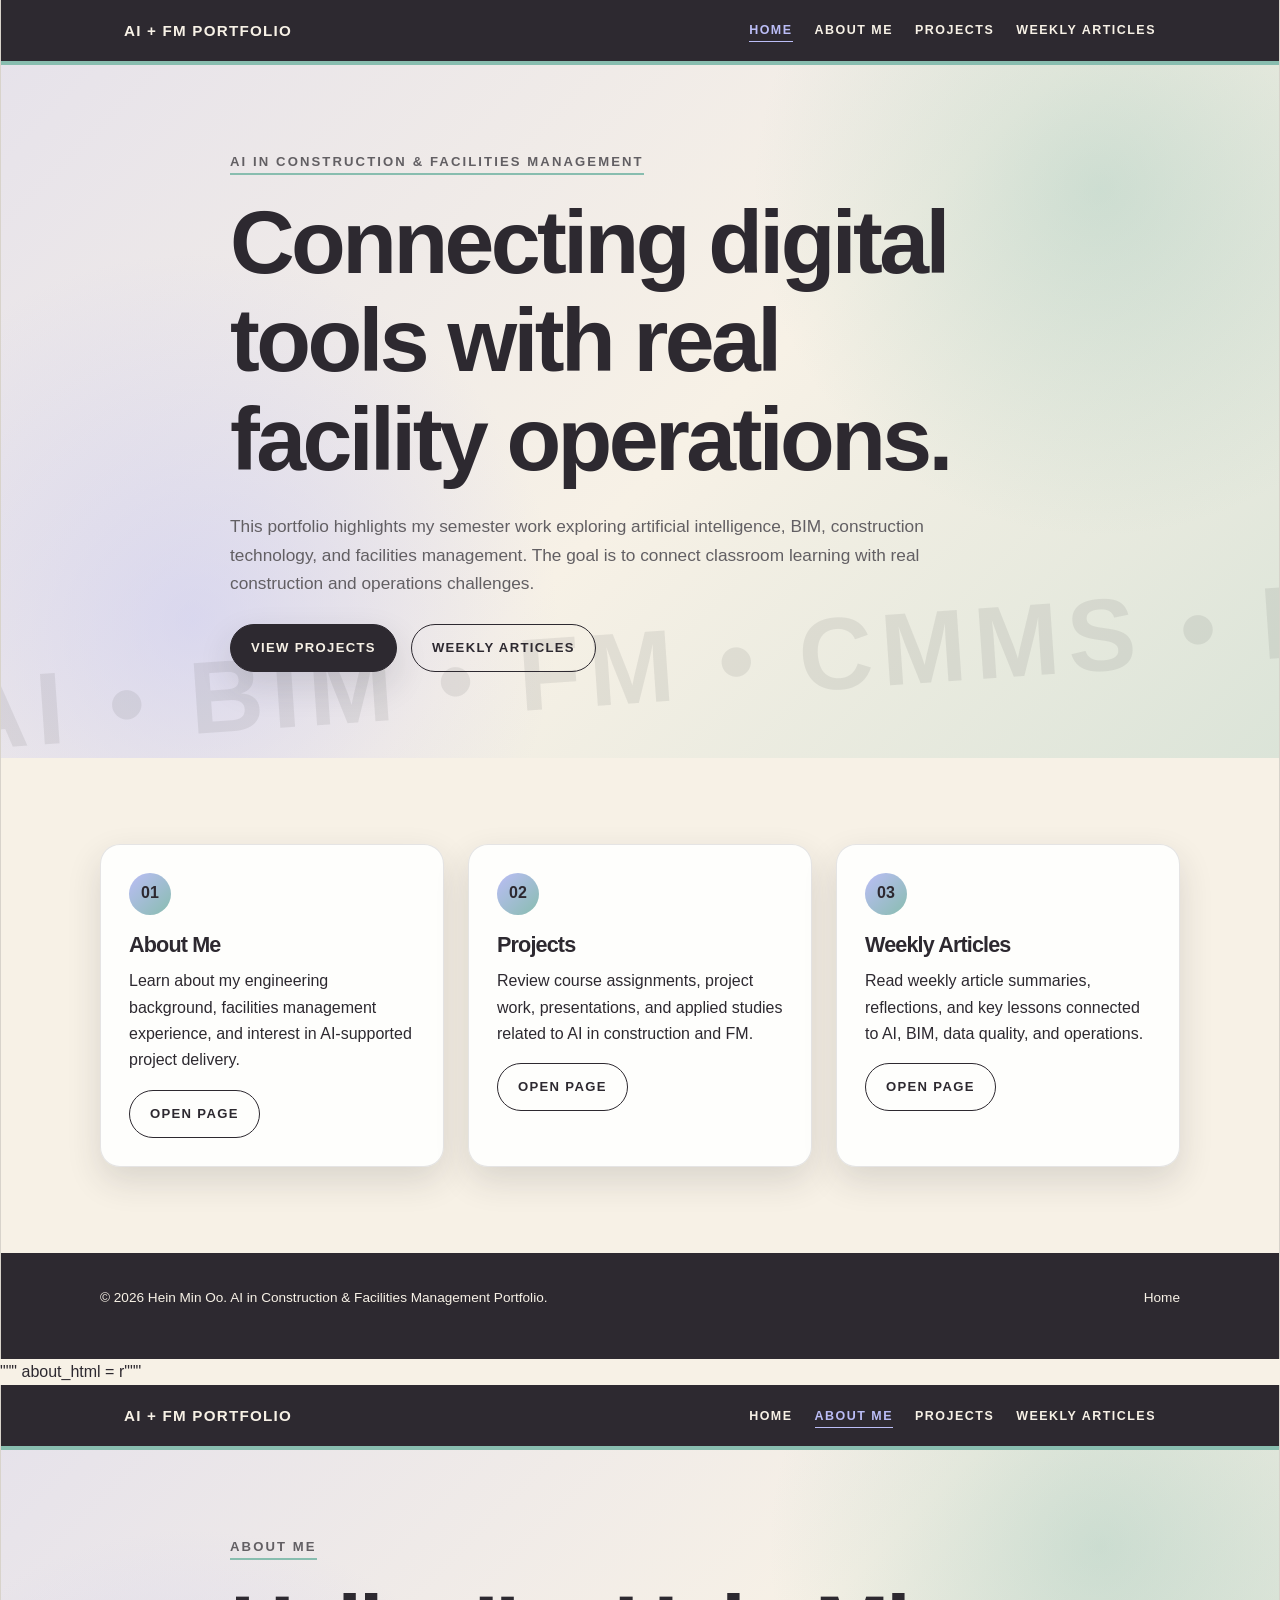
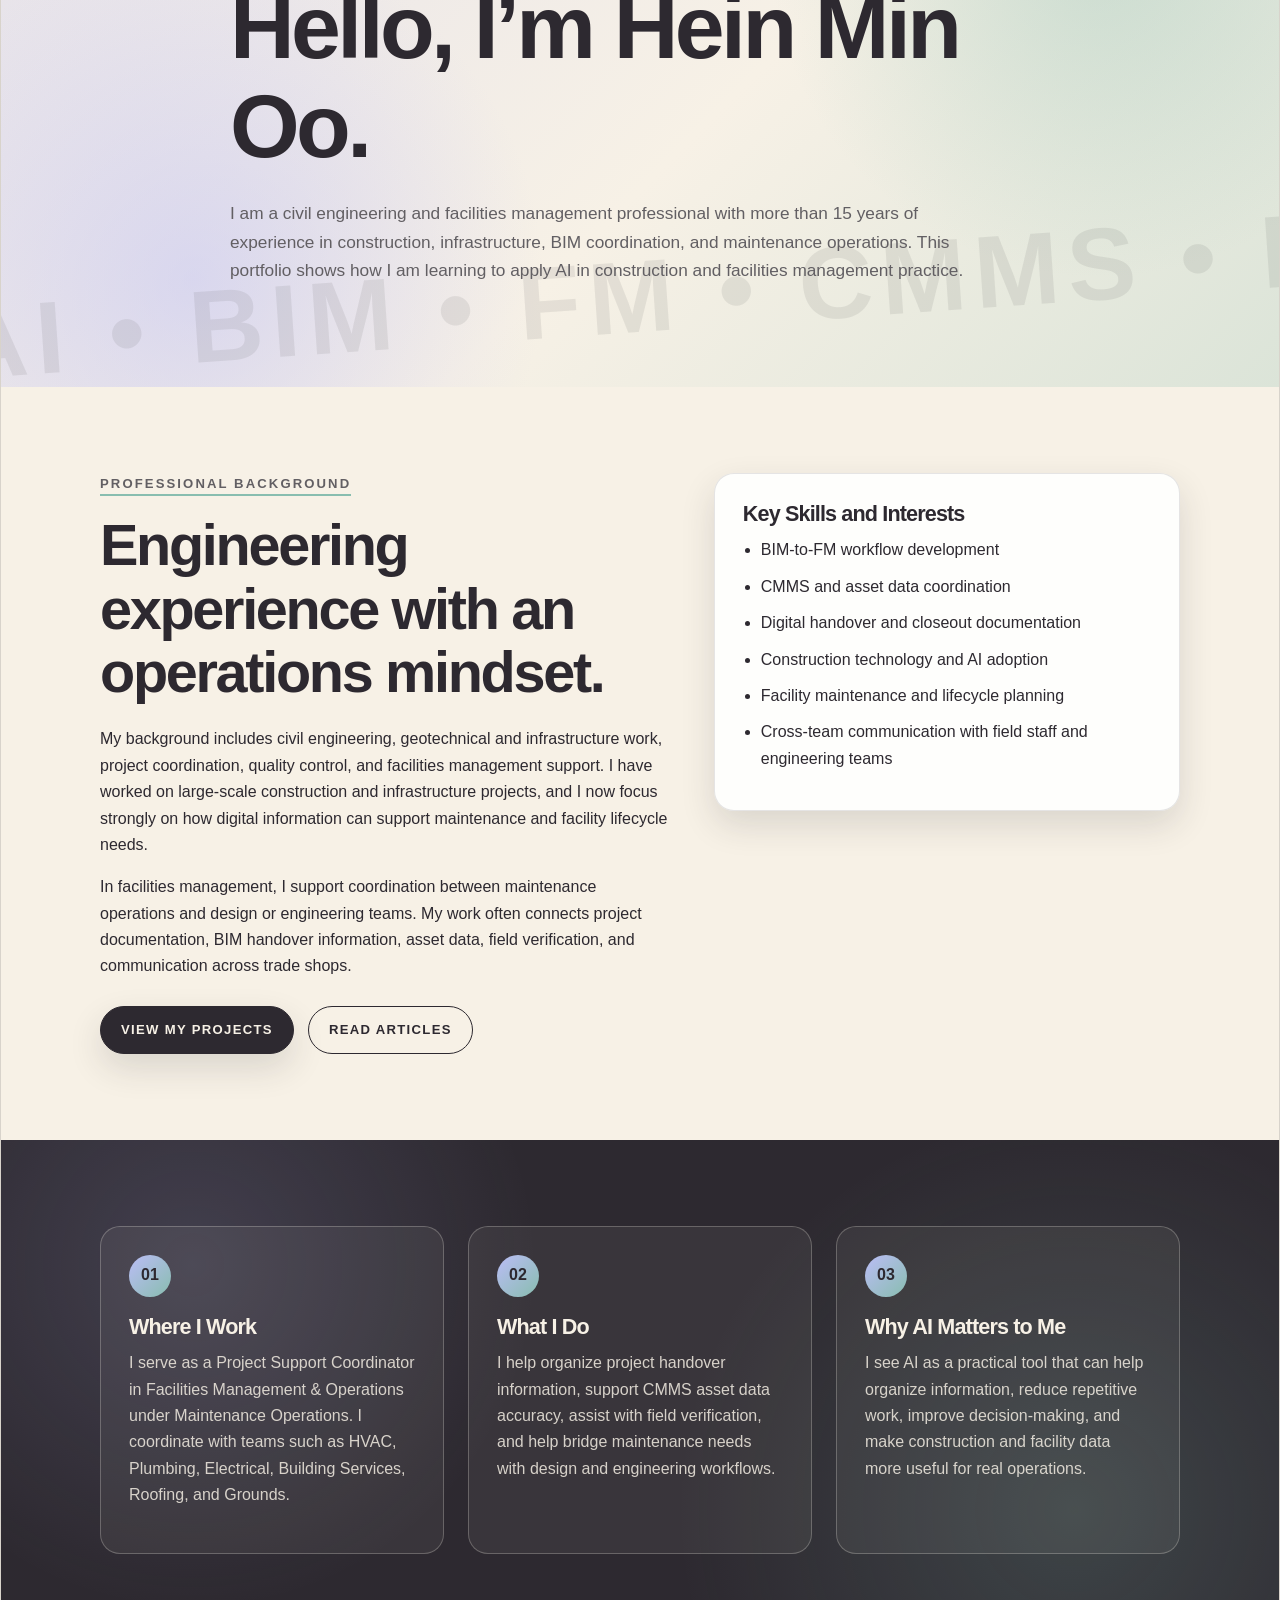
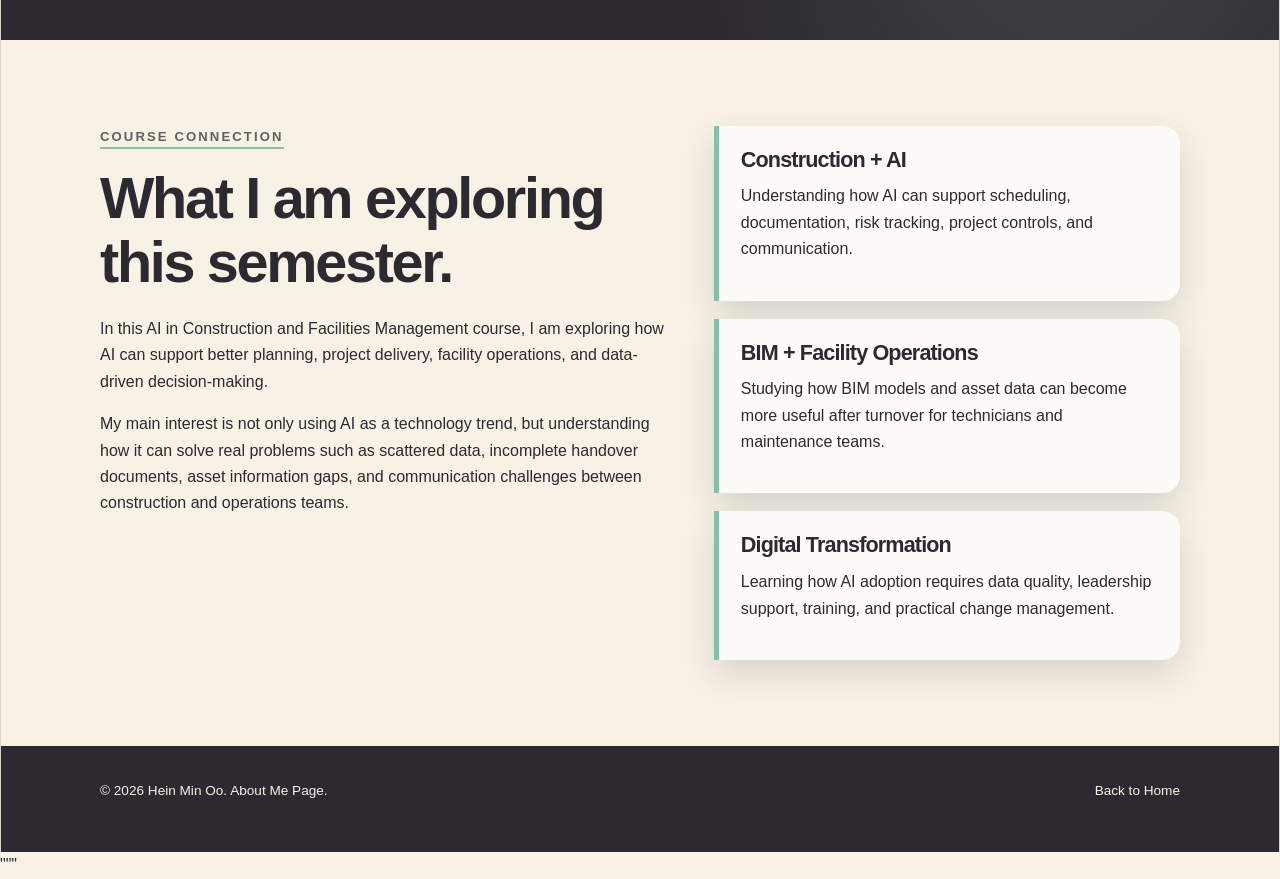
<file: index.HTML>
<html lang="en">
<head>
  <meta charset="UTF-8" />
  <meta name="viewport" content="width=device-width, initial-scale=1.0" />
  <title>AI in Construction & Facilities Management Portfolio</title>
  <link rel="stylesheet" href="style.css" />
</head>
<body>
  <div class="site-wrapper">
    <header>
      <nav class="navbar" aria-label="Main navigation">
        <a class="logo" href="index.html">AI + FM Portfolio</a>
        <ul class="nav-links">
          <li><a class="active" href="index.html">Home</a></li>
          <li><a href="about.html">About Me</a></li>
          <li><a href="projects.html">Projects</a></li>
          <li><a href="weekly-articles.html">Weekly Articles</a></li>
        </ul>
      </nav>
    </header>

    <main>
      <section class="page-hero">
        <div class="container hero-content">
          <span class="eyebrow">AI in Construction & Facilities Management</span>
          <h1>Connecting digital tools with real facility operations.</h1>
          <p class="lead">
            This portfolio highlights my semester work exploring artificial intelligence, BIM, construction technology, and facilities management. The goal is to connect classroom learning with real construction and operations challenges.
          </p>
          <div class="btn-row">
            <a class="btn primary" href="projects.html">View Projects</a>
            <a class="btn" href="weekly-articles.html">Weekly Articles</a>
          </div>
        </div>
      </section>

      <section>
        <div class="container grid-3">
          <article class="card">
            <div class="card-number">01</div>
            <h3>About Me</h3>
            <p>
              Learn about my engineering background, facilities management experience, and interest in AI-supported project delivery.
            </p>
            <a class="btn" href="about.html">Open Page</a>
          </article>

          <article class="card">
            <div class="card-number">02</div>
            <h3>Projects</h3>
            <p>
              Review course assignments, project work, presentations, and applied studies related to AI in construction and FM.
            </p>
            <a class="btn" href="projects.html">Open Page</a>
          </article>

          <article class="card">
            <div class="card-number">03</div>
            <h3>Weekly Articles</h3>
            <p>
              Read weekly article summaries, reflections, and key lessons connected to AI, BIM, data quality, and operations.
            </p>
            <a class="btn" href="weekly-articles.html">Open Page</a>
          </article>
        </div>
      </section>
    </main>

    <footer>
      <div class="footer-inner">
        <p>© 2026 Hein Min Oo. AI in Construction & Facilities Management Portfolio.</p>
        <p><a href="index.html">Home</a></p>
      </div>
    </footer>
  </div>
</body>
</html>
"""

about_html = r"""<!DOCTYPE html>
<html lang="en">
<head>
  <meta charset="UTF-8" />
  <meta name="viewport" content="width=device-width, initial-scale=1.0" />
  <title>About Me | AI + FM Portfolio</title>
  <link rel="stylesheet" href="style.css" />
</head>
<body>
  <div class="site-wrapper">
    <header>
      <nav class="navbar" aria-label="Main navigation">
        <a class="logo" href="index.html">AI + FM Portfolio</a>
        <ul class="nav-links">
          <li><a href="index.html">Home</a></li>
          <li><a class="active" href="about.html">About Me</a></li>
          <li><a href="projects.html">Projects</a></li>
          <li><a href="weekly-articles.html">Weekly Articles</a></li>
        </ul>
      </nav>
    </header>

    <main>
      <section class="page-hero">
        <div class="container hero-content">
          <span class="eyebrow">About Me</span>
          <h1>Hello, I’m Hein Min Oo.</h1>
          <p class="lead">
            I am a civil engineering and facilities management professional with more than 15 years of experience in construction, infrastructure, BIM coordination, and maintenance operations. This portfolio shows how I am learning to apply AI in construction and facilities management practice.
          </p>
        </div>
      </section>

      <section>
        <div class="container grid-2">
          <div>
            <span class="eyebrow">Professional Background</span>
            <h2>Engineering experience with an operations mindset.</h2>
            <p>
              My background includes civil engineering, geotechnical and infrastructure work, project coordination, quality control, and facilities management support. I have worked on large-scale construction and infrastructure projects, and I now focus strongly on how digital information can support maintenance and facility lifecycle needs.
            </p>
            <p>
              In facilities management, I support coordination between maintenance operations and design or engineering teams. My work often connects project documentation, BIM handover information, asset data, field verification, and communication across trade shops.
            </p>

            <div class="btn-row">
              <a class="btn primary" href="projects.html">View My Projects</a>
              <a class="btn" href="weekly-articles.html">Read Articles</a>
            </div>
          </div>

          <aside class="card">
            <h3>Key Skills and Interests</h3>
            <ul class="simple-list">
              <li>BIM-to-FM workflow development</li>
              <li>CMMS and asset data coordination</li>
              <li>Digital handover and closeout documentation</li>
              <li>Construction technology and AI adoption</li>
              <li>Facility maintenance and lifecycle planning</li>
              <li>Cross-team communication with field staff and engineering teams</li>
            </ul>
          </aside>
        </div>
      </section>

      <section class="dark-section">
        <div class="container">
          <div class="grid-3">
            <article class="card">
              <div class="card-number">01</div>
              <h3>Where I Work</h3>
              <p>
                I serve as a Project Support Coordinator in Facilities Management & Operations under Maintenance Operations. I coordinate with teams such as HVAC, Plumbing, Electrical, Building Services, Roofing, and Grounds.
              </p>
            </article>

            <article class="card">
              <div class="card-number">02</div>
              <h3>What I Do</h3>
              <p>
                I help organize project handover information, support CMMS asset data accuracy, assist with field verification, and help bridge maintenance needs with design and engineering workflows.
              </p>
            </article>

            <article class="card">
              <div class="card-number">03</div>
              <h3>Why AI Matters to Me</h3>
              <p>
                I see AI as a practical tool that can help organize information, reduce repetitive work, improve decision-making, and make construction and facility data more useful for real operations.
              </p>
            </article>
          </div>
        </div>
      </section>

      <section>
        <div class="container grid-2">
          <div>
            <span class="eyebrow">Course Connection</span>
            <h2>What I am exploring this semester.</h2>
            <p>
              In this AI in Construction and Facilities Management course, I am exploring how AI can support better planning, project delivery, facility operations, and data-driven decision-making.
            </p>
            <p>
              My main interest is not only using AI as a technology trend, but understanding how it can solve real problems such as scattered data, incomplete handover documents, asset information gaps, and communication challenges between construction and operations teams.
            </p>
          </div>

          <div class="timeline">
            <div class="timeline-item">
              <h3>Construction + AI</h3>
              <p>Understanding how AI can support scheduling, documentation, risk tracking, project controls, and communication.</p>
            </div>
            <div class="timeline-item">
              <h3>BIM + Facility Operations</h3>
              <p>Studying how BIM models and asset data can become more useful after turnover for technicians and maintenance teams.</p>
            </div>
            <div class="timeline-item">
              <h3>Digital Transformation</h3>
              <p>Learning how AI adoption requires data quality, leadership support, training, and practical change management.</p>
            </div>
          </div>
        </div>
      </section>
    </main>

    <footer>
      <div class="footer-inner">
        <p>© 2026 Hein Min Oo. About Me Page.</p>
        <p><a href="index.html">Back to Home</a></p>
      </div>
    </footer>
  </div>
</body>
</html>
"""
</file>
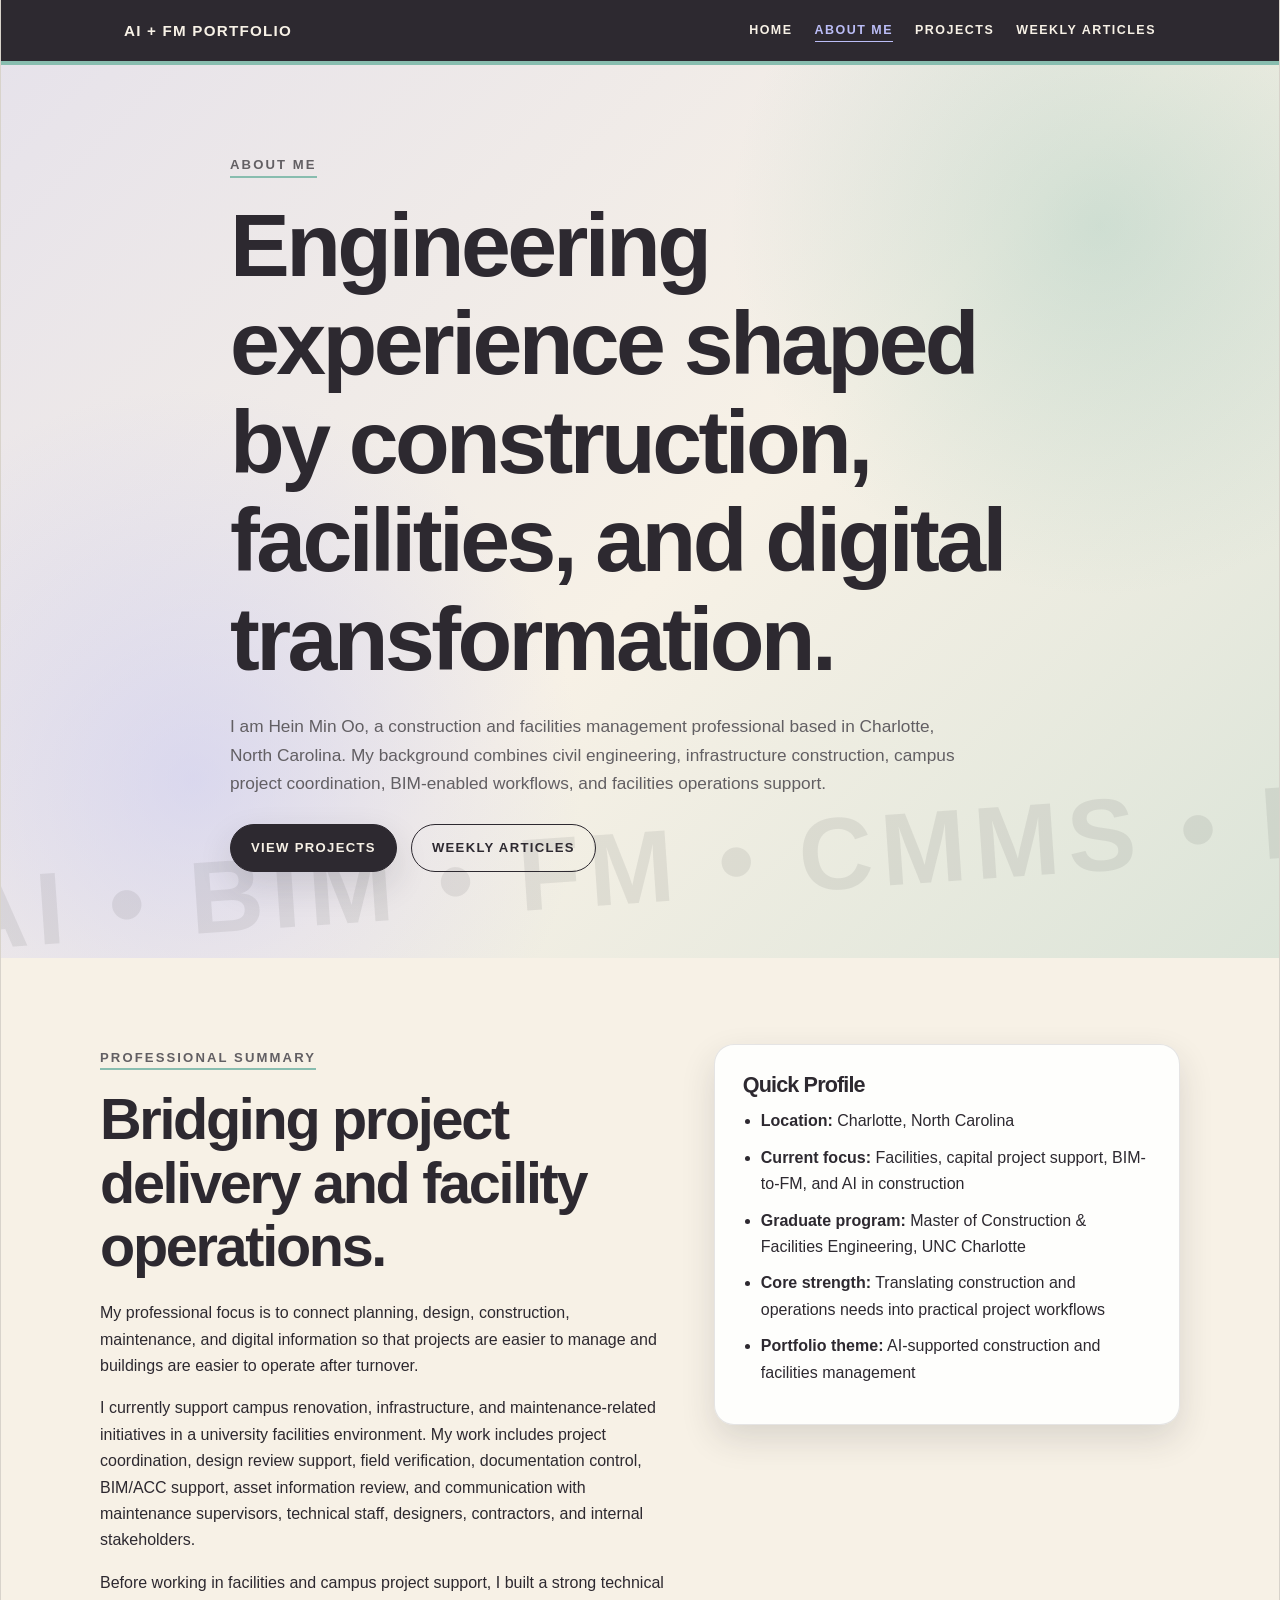
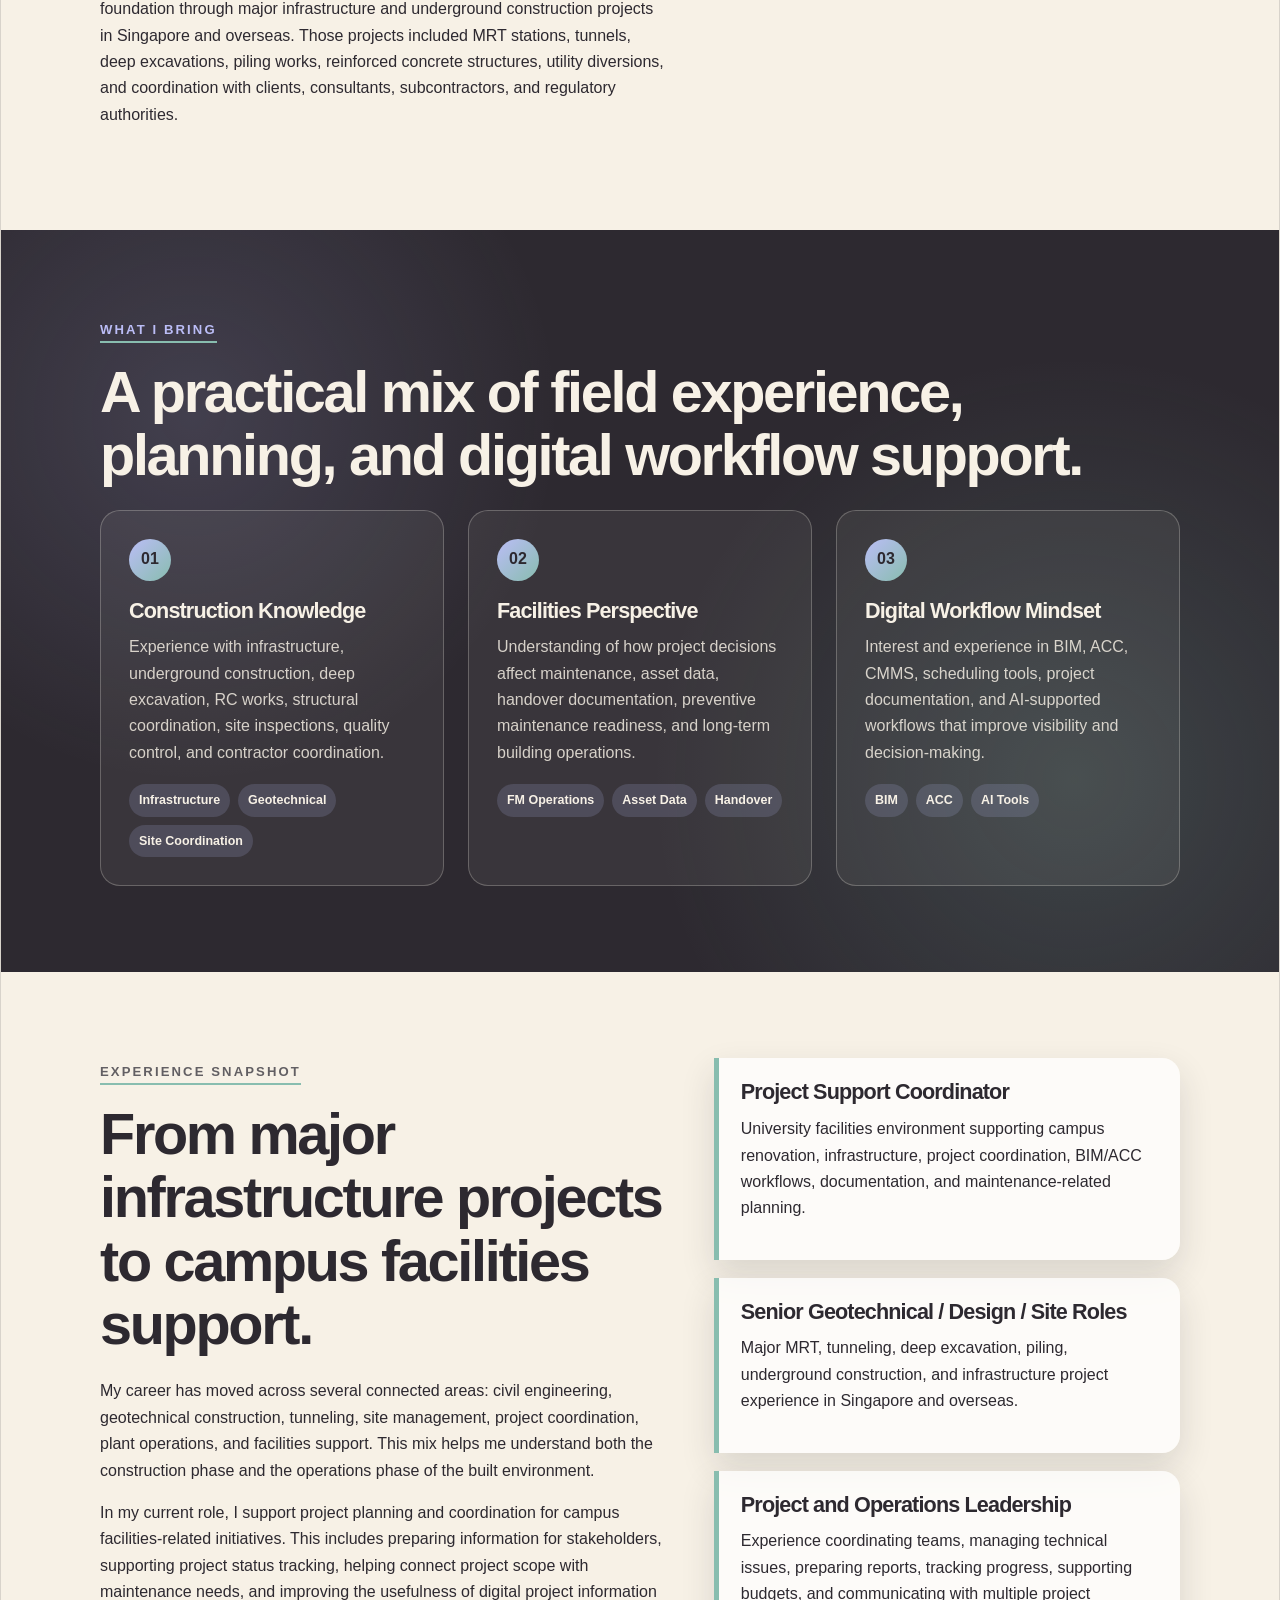
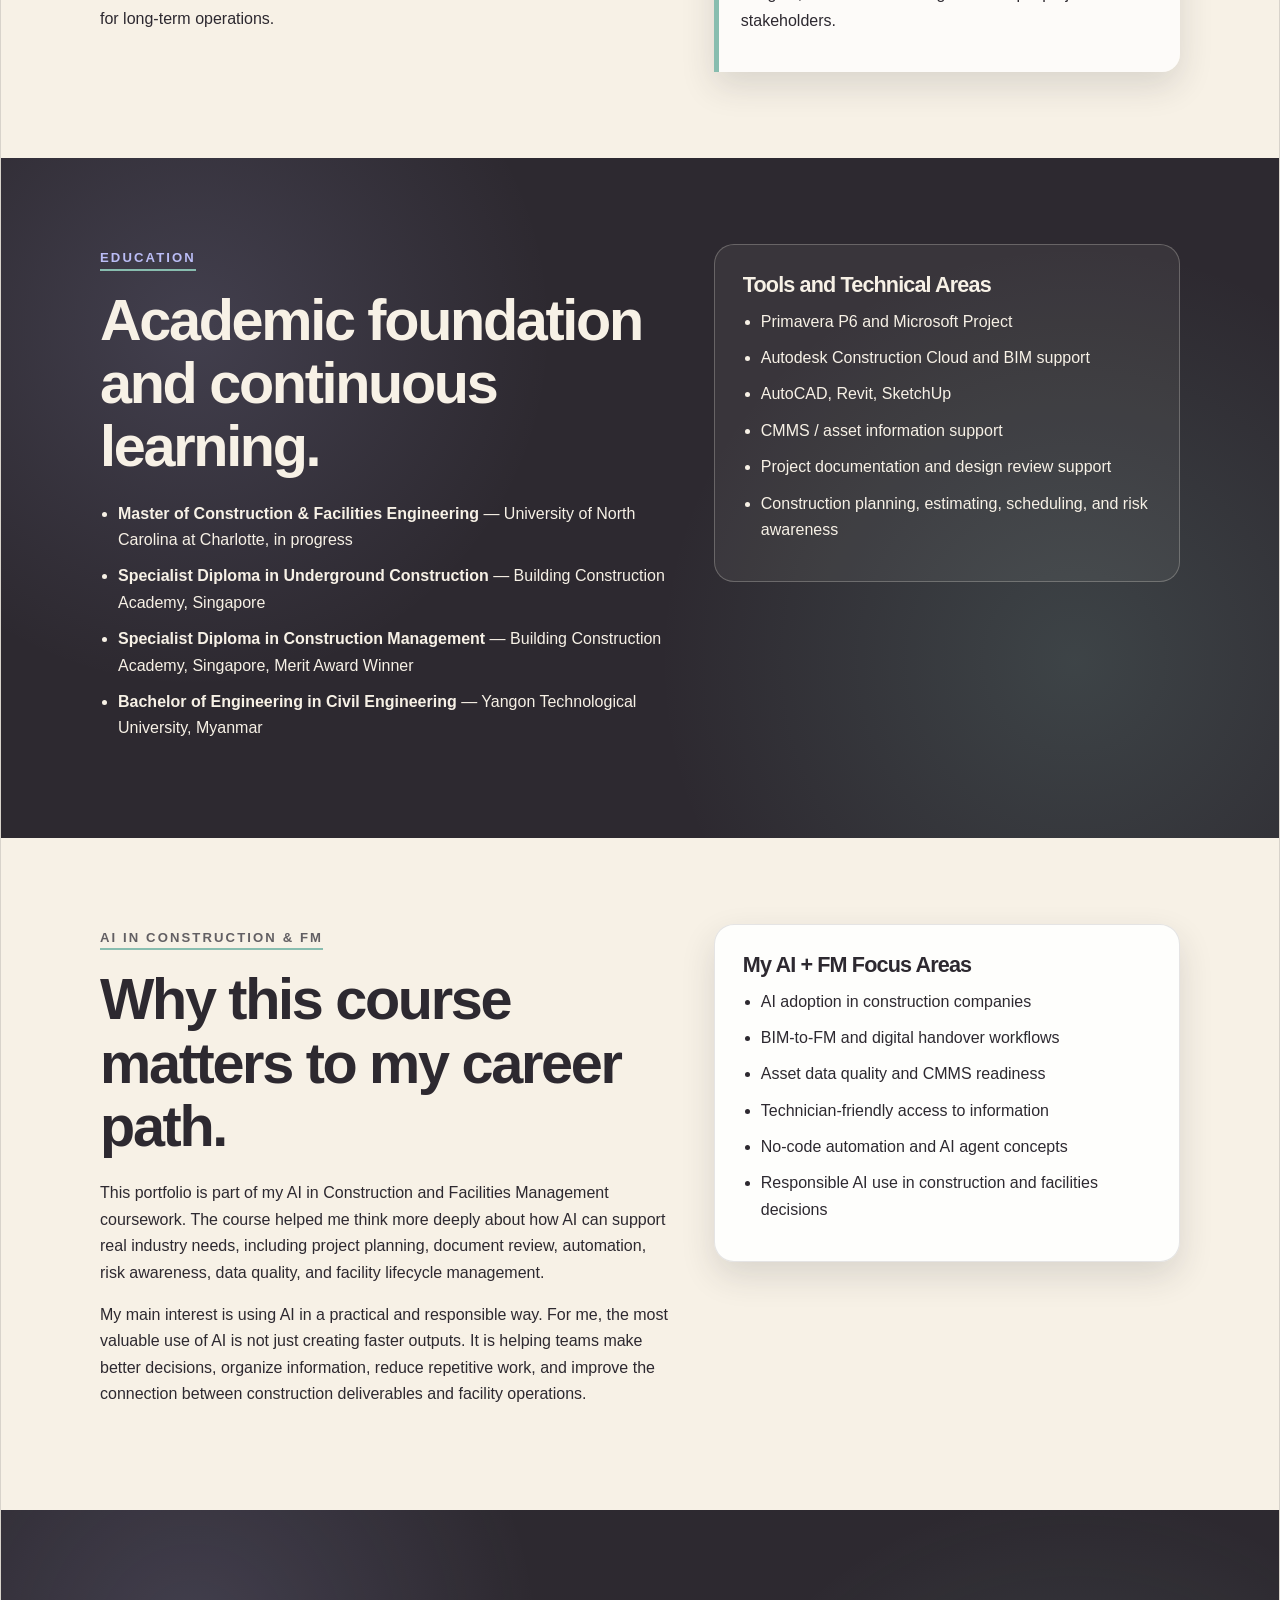
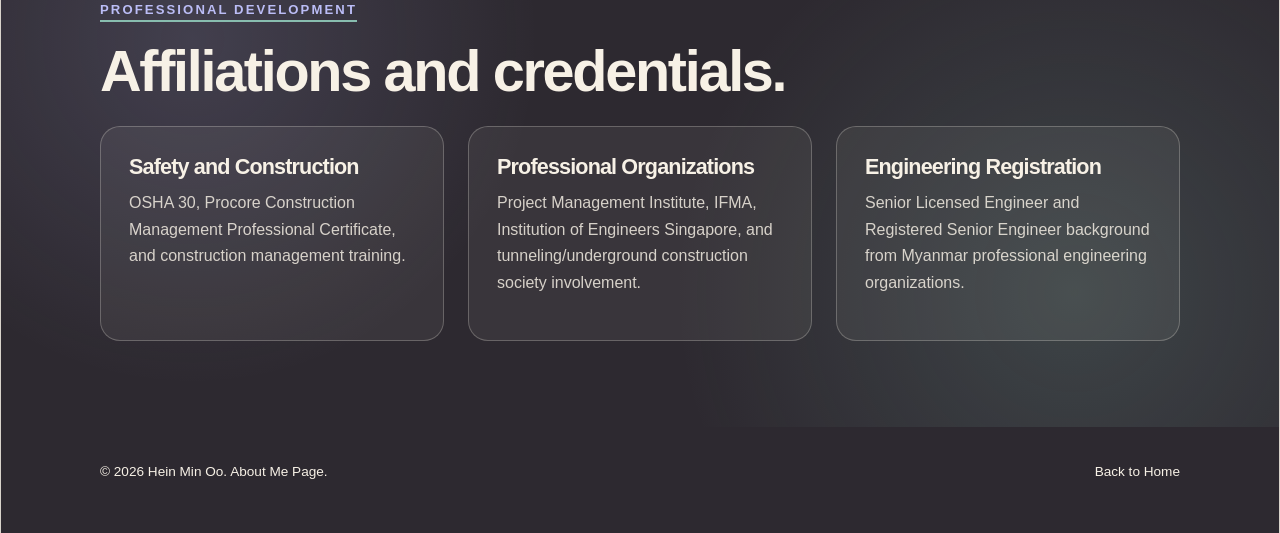
<file: about.html>
<!DOCTYPE html>
<html lang="en">
<head>
  <meta charset="UTF-8" />
  <meta name="viewport" content="width=device-width, initial-scale=1.0" />
  <title>About Me | Hein Min Oo</title>
  <link rel="stylesheet" href="style.css" />
</head>
<body>
  <div class="site-wrapper">
    <header>
      <nav class="navbar" aria-label="Main navigation">
        <a class="logo" href="index.html">AI + FM Portfolio</a>
        <ul class="nav-links">
          <li><a href="index.html">Home</a></li>
          <li><a class="active" href="about.html">About Me</a></li>
          <li><a href="projects.html">Projects</a></li>
          <li><a href="weekly-articles.html">Weekly Articles</a></li>
        </ul>
      </nav>
    </header>

    <main>
      <section class="page-hero">
        <div class="container hero-content">
          <span class="eyebrow">About Me</span>
          <h1>Engineering experience shaped by construction, facilities, and digital transformation.</h1>
          <p class="lead">
            I am Hein Min Oo, a construction and facilities management professional based in Charlotte, North Carolina. My background combines civil engineering, infrastructure construction, campus project coordination, BIM-enabled workflows, and facilities operations support.
          </p>
          <div class="btn-row">
            <a class="btn primary" href="projects.html">View Projects</a>
            <a class="btn" href="weekly-articles.html">Weekly Articles</a>
          </div>
        </div>
      </section>

      <section>
        <div class="container grid-2">
          <div>
            <span class="eyebrow">Professional Summary</span>
            <h2>Bridging project delivery and facility operations.</h2>
            <p>
              My professional focus is to connect planning, design, construction, maintenance, and digital information so that projects are easier to manage and buildings are easier to operate after turnover.
            </p>
            <p>
              I currently support campus renovation, infrastructure, and maintenance-related initiatives in a university facilities environment. My work includes project coordination, design review support, field verification, documentation control, BIM/ACC support, asset information review, and communication with maintenance supervisors, technical staff, designers, contractors, and internal stakeholders.
            </p>
            <p>
              Before working in facilities and campus project support, I built a strong technical foundation through major infrastructure and underground construction projects in Singapore and overseas. Those projects included MRT stations, tunnels, deep excavations, piling works, reinforced concrete structures, utility diversions, and coordination with clients, consultants, subcontractors, and regulatory authorities.
            </p>
          </div>

          <aside class="card">
            <h3>Quick Profile</h3>
            <ul class="simple-list">
              <li><strong>Location:</strong> Charlotte, North Carolina</li>
              <li><strong>Current focus:</strong> Facilities, capital project support, BIM-to-FM, and AI in construction</li>
              <li><strong>Graduate program:</strong> Master of Construction & Facilities Engineering, UNC Charlotte</li>
              <li><strong>Core strength:</strong> Translating construction and operations needs into practical project workflows</li>
              <li><strong>Portfolio theme:</strong> AI-supported construction and facilities management</li>
            </ul>
          </aside>
        </div>
      </section>

      <section class="dark-section">
        <div class="container">
          <span class="eyebrow">What I Bring</span>
          <h2>A practical mix of field experience, planning, and digital workflow support.</h2>

          <div class="grid-3">
            <article class="card">
              <div class="card-number">01</div>
              <h3>Construction Knowledge</h3>
              <p>
                Experience with infrastructure, underground construction, deep excavation, RC works, structural coordination, site inspections, quality control, and contractor coordination.
              </p>
              <ul class="tag-list">
                <li>Infrastructure</li>
                <li>Geotechnical</li>
                <li>Site Coordination</li>
              </ul>
            </article>

            <article class="card">
              <div class="card-number">02</div>
              <h3>Facilities Perspective</h3>
              <p>
                Understanding of how project decisions affect maintenance, asset data, handover documentation, preventive maintenance readiness, and long-term building operations.
              </p>
              <ul class="tag-list">
                <li>FM Operations</li>
                <li>Asset Data</li>
                <li>Handover</li>
              </ul>
            </article>

            <article class="card">
              <div class="card-number">03</div>
              <h3>Digital Workflow Mindset</h3>
              <p>
                Interest and experience in BIM, ACC, CMMS, scheduling tools, project documentation, and AI-supported workflows that improve visibility and decision-making.
              </p>
              <ul class="tag-list">
                <li>BIM</li>
                <li>ACC</li>
                <li>AI Tools</li>
              </ul>
            </article>
          </div>
        </div>
      </section>

      <section>
        <div class="container grid-2">
          <div>
            <span class="eyebrow">Experience Snapshot</span>
            <h2>From major infrastructure projects to campus facilities support.</h2>
            <p>
              My career has moved across several connected areas: civil engineering, geotechnical construction, tunneling, site management, project coordination, plant operations, and facilities support. This mix helps me understand both the construction phase and the operations phase of the built environment.
            </p>
            <p>
              In my current role, I support project planning and coordination for campus facilities-related initiatives. This includes preparing information for stakeholders, supporting project status tracking, helping connect project scope with maintenance needs, and improving the usefulness of digital project information for long-term operations.
            </p>
          </div>

          <div class="timeline">
            <div class="timeline-item">
              <h3>Project Support Coordinator</h3>
              <p>
                University facilities environment supporting campus renovation, infrastructure, project coordination, BIM/ACC workflows, documentation, and maintenance-related planning.
              </p>
            </div>

            <div class="timeline-item">
              <h3>Senior Geotechnical / Design / Site Roles</h3>
              <p>
                Major MRT, tunneling, deep excavation, piling, underground construction, and infrastructure project experience in Singapore and overseas.
              </p>
            </div>

            <div class="timeline-item">
              <h3>Project and Operations Leadership</h3>
              <p>
                Experience coordinating teams, managing technical issues, preparing reports, tracking progress, supporting budgets, and communicating with multiple project stakeholders.
              </p>
            </div>
          </div>
        </div>
      </section>

      <section class="dark-section">
        <div class="container grid-2">
          <div>
            <span class="eyebrow">Education</span>
            <h2>Academic foundation and continuous learning.</h2>
            <ul class="simple-list">
              <li><strong>Master of Construction & Facilities Engineering</strong> — University of North Carolina at Charlotte, in progress</li>
              <li><strong>Specialist Diploma in Underground Construction</strong> — Building Construction Academy, Singapore</li>
              <li><strong>Specialist Diploma in Construction Management</strong> — Building Construction Academy, Singapore, Merit Award Winner</li>
              <li><strong>Bachelor of Engineering in Civil Engineering</strong> — Yangon Technological University, Myanmar</li>
            </ul>
          </div>

          <aside class="card">
            <h3>Tools and Technical Areas</h3>
            <ul class="simple-list">
              <li>Primavera P6 and Microsoft Project</li>
              <li>Autodesk Construction Cloud and BIM support</li>
              <li>AutoCAD, Revit, SketchUp</li>
              <li>CMMS / asset information support</li>
              <li>Project documentation and design review support</li>
              <li>Construction planning, estimating, scheduling, and risk awareness</li>
            </ul>
          </aside>
        </div>
      </section>

      <section>
        <div class="container grid-2">
          <div>
            <span class="eyebrow">AI in Construction & FM</span>
            <h2>Why this course matters to my career path.</h2>
            <p>
              This portfolio is part of my AI in Construction and Facilities Management coursework. The course helped me think more deeply about how AI can support real industry needs, including project planning, document review, automation, risk awareness, data quality, and facility lifecycle management.
            </p>
            <p>
              My main interest is using AI in a practical and responsible way. For me, the most valuable use of AI is not just creating faster outputs. It is helping teams make better decisions, organize information, reduce repetitive work, and improve the connection between construction deliverables and facility operations.
            </p>
          </div>

          <aside class="card">
            <h3>My AI + FM Focus Areas</h3>
            <ul class="simple-list">
              <li>AI adoption in construction companies</li>
              <li>BIM-to-FM and digital handover workflows</li>
              <li>Asset data quality and CMMS readiness</li>
              <li>Technician-friendly access to information</li>
              <li>No-code automation and AI agent concepts</li>
              <li>Responsible AI use in construction and facilities decisions</li>
            </ul>
          </aside>
        </div>
      </section>

      <section class="dark-section">
        <div class="container">
          <span class="eyebrow">Professional Development</span>
          <h2>Affiliations and credentials.</h2>
          <div class="grid-3">
            <article class="card">
              <h3>Safety and Construction</h3>
              <p>
                OSHA 30, Procore Construction Management Professional Certificate, and construction management training.
              </p>
            </article>

            <article class="card">
              <h3>Professional Organizations</h3>
              <p>
                Project Management Institute, IFMA, Institution of Engineers Singapore, and tunneling/underground construction society involvement.
              </p>
            </article>

            <article class="card">
              <h3>Engineering Registration</h3>
              <p>
                Senior Licensed Engineer and Registered Senior Engineer background from Myanmar professional engineering organizations.
              </p>
            </article>
          </div>
        </div>
      </section>
    </main>

    <footer>
      <div class="footer-inner">
        <p>© 2026 Hein Min Oo. About Me Page.</p>
        <p><a href="index.html">Back to Home</a></p>
      </div>
    </footer>
  </div>
</body>
</html>
</file>
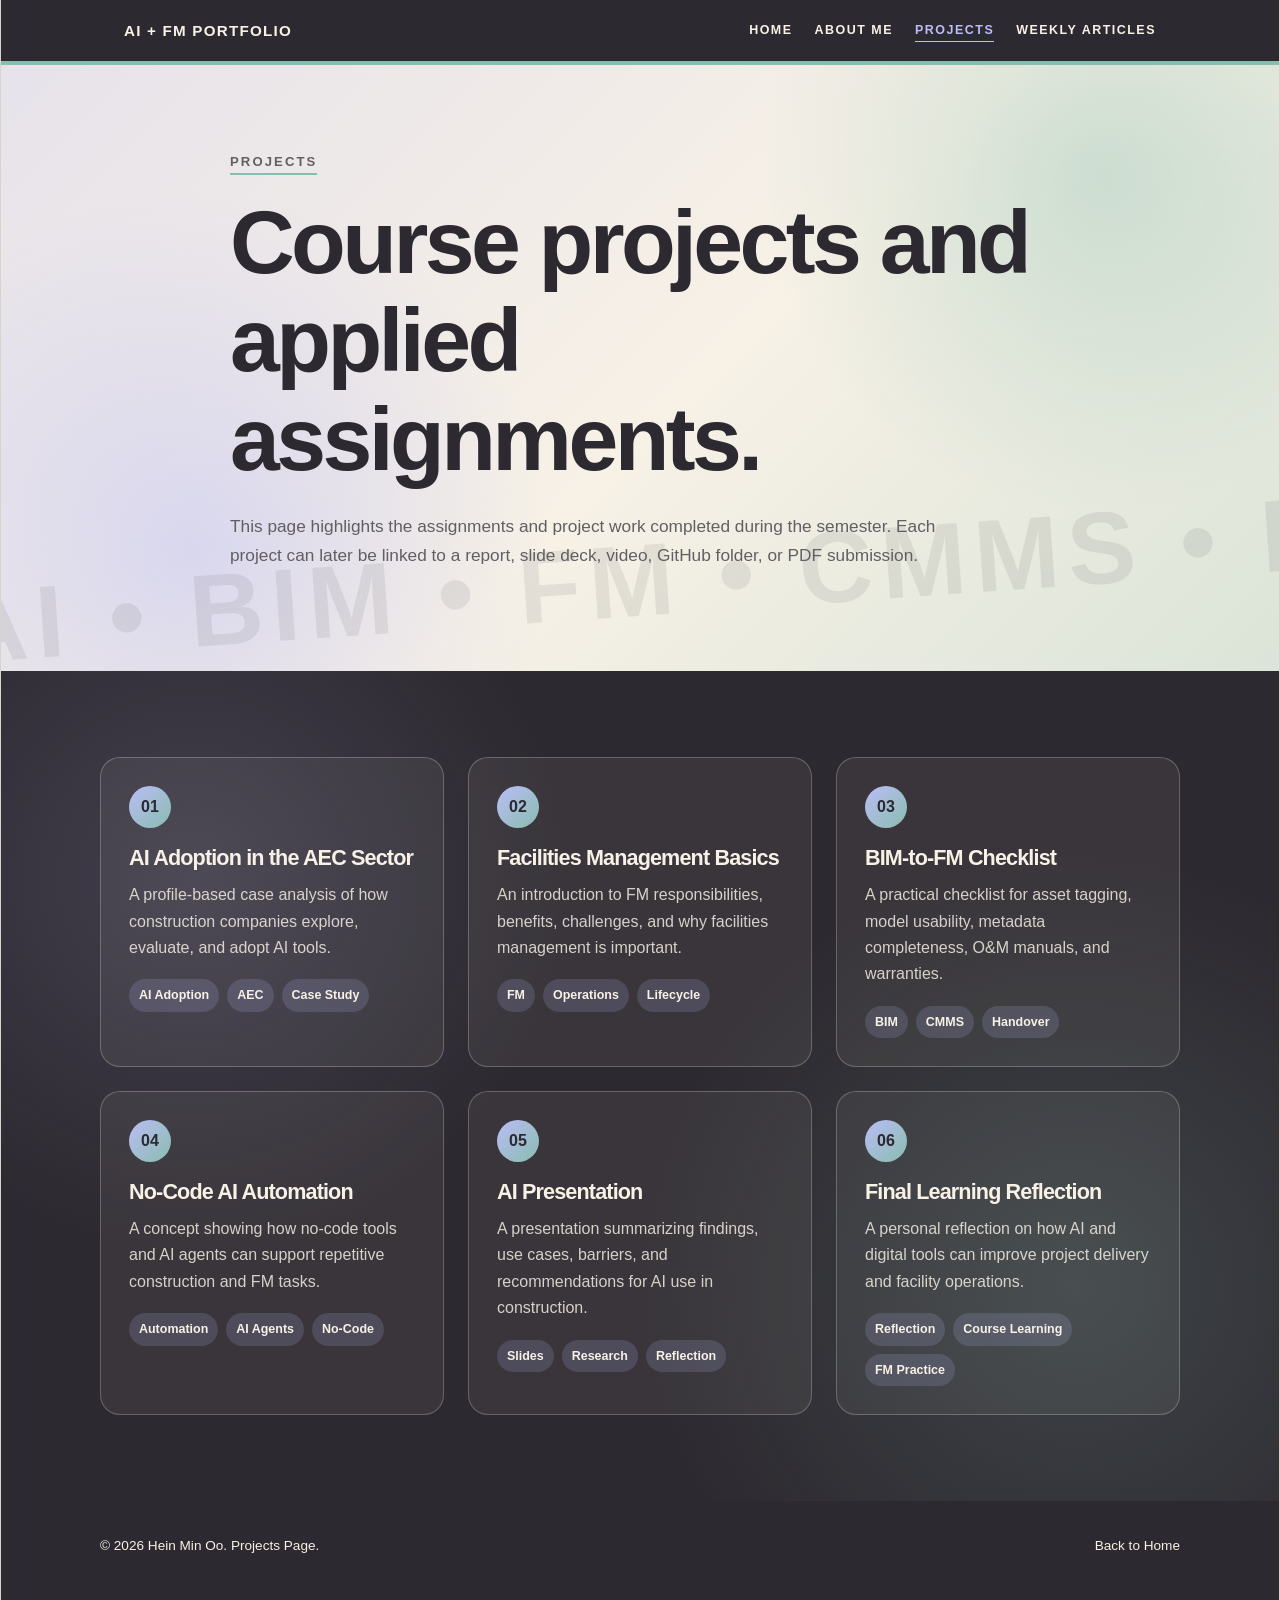
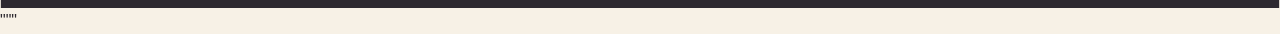
<file: Project.html>
<html lang="en">
<head>
  <meta charset="UTF-8" />
  <meta name="viewport" content="width=device-width, initial-scale=1.0" />
  <title>Projects | AI + FM Portfolio</title>
  <link rel="stylesheet" href="style.css" />
</head>
<body>
  <div class="site-wrapper">
    <header>
      <nav class="navbar" aria-label="Main navigation">
        <a class="logo" href="index.html">AI + FM Portfolio</a>
        <ul class="nav-links">
          <li><a href="index.html">Home</a></li>
          <li><a href="about.html">About Me</a></li>
          <li><a class="active" href="projects.html">Projects</a></li>
          <li><a href="weekly-articles.html">Weekly Articles</a></li>
        </ul>
      </nav>
    </header>

    <main>
      <section class="page-hero">
        <div class="container hero-content">
          <span class="eyebrow">Projects</span>
          <h1>Course projects and applied assignments.</h1>
          <p class="lead">
            This page highlights the assignments and project work completed during the semester. Each project can later be linked to a report, slide deck, video, GitHub folder, or PDF submission.
          </p>
        </div>
      </section>

      <section class="dark-section">
        <div class="container grid-3">
          <article class="card">
            <div class="card-number">01</div>
            <h3>AI Adoption in the AEC Sector</h3>
            <p>A profile-based case analysis of how construction companies explore, evaluate, and adopt AI tools.</p>
            <ul class="tag-list"><li>AI Adoption</li><li>AEC</li><li>Case Study</li></ul>
          </article>

          <article class="card">
            <div class="card-number">02</div>
            <h3>Facilities Management Basics</h3>
            <p>An introduction to FM responsibilities, benefits, challenges, and why facilities management is important.</p>
            <ul class="tag-list"><li>FM</li><li>Operations</li><li>Lifecycle</li></ul>
          </article>

          <article class="card">
            <div class="card-number">03</div>
            <h3>BIM-to-FM Checklist</h3>
            <p>A practical checklist for asset tagging, model usability, metadata completeness, O&M manuals, and warranties.</p>
            <ul class="tag-list"><li>BIM</li><li>CMMS</li><li>Handover</li></ul>
          </article>

          <article class="card">
            <div class="card-number">04</div>
            <h3>No-Code AI Automation</h3>
            <p>A concept showing how no-code tools and AI agents can support repetitive construction and FM tasks.</p>
            <ul class="tag-list"><li>Automation</li><li>AI Agents</li><li>No-Code</li></ul>
          </article>

          <article class="card">
            <div class="card-number">05</div>
            <h3>AI Presentation</h3>
            <p>A presentation summarizing findings, use cases, barriers, and recommendations for AI use in construction.</p>
            <ul class="tag-list"><li>Slides</li><li>Research</li><li>Reflection</li></ul>
          </article>

          <article class="card">
            <div class="card-number">06</div>
            <h3>Final Learning Reflection</h3>
            <p>A personal reflection on how AI and digital tools can improve project delivery and facility operations.</p>
            <ul class="tag-list"><li>Reflection</li><li>Course Learning</li><li>FM Practice</li></ul>
          </article>
        </div>
      </section>
    </main>

    <footer>
      <div class="footer-inner">
        <p>© 2026 Hein Min Oo. Projects Page.</p>
        <p><a href="index.html">Back to Home</a></p>
      </div>
    </footer>
  </div>
</body>
</html>
"""
</file>
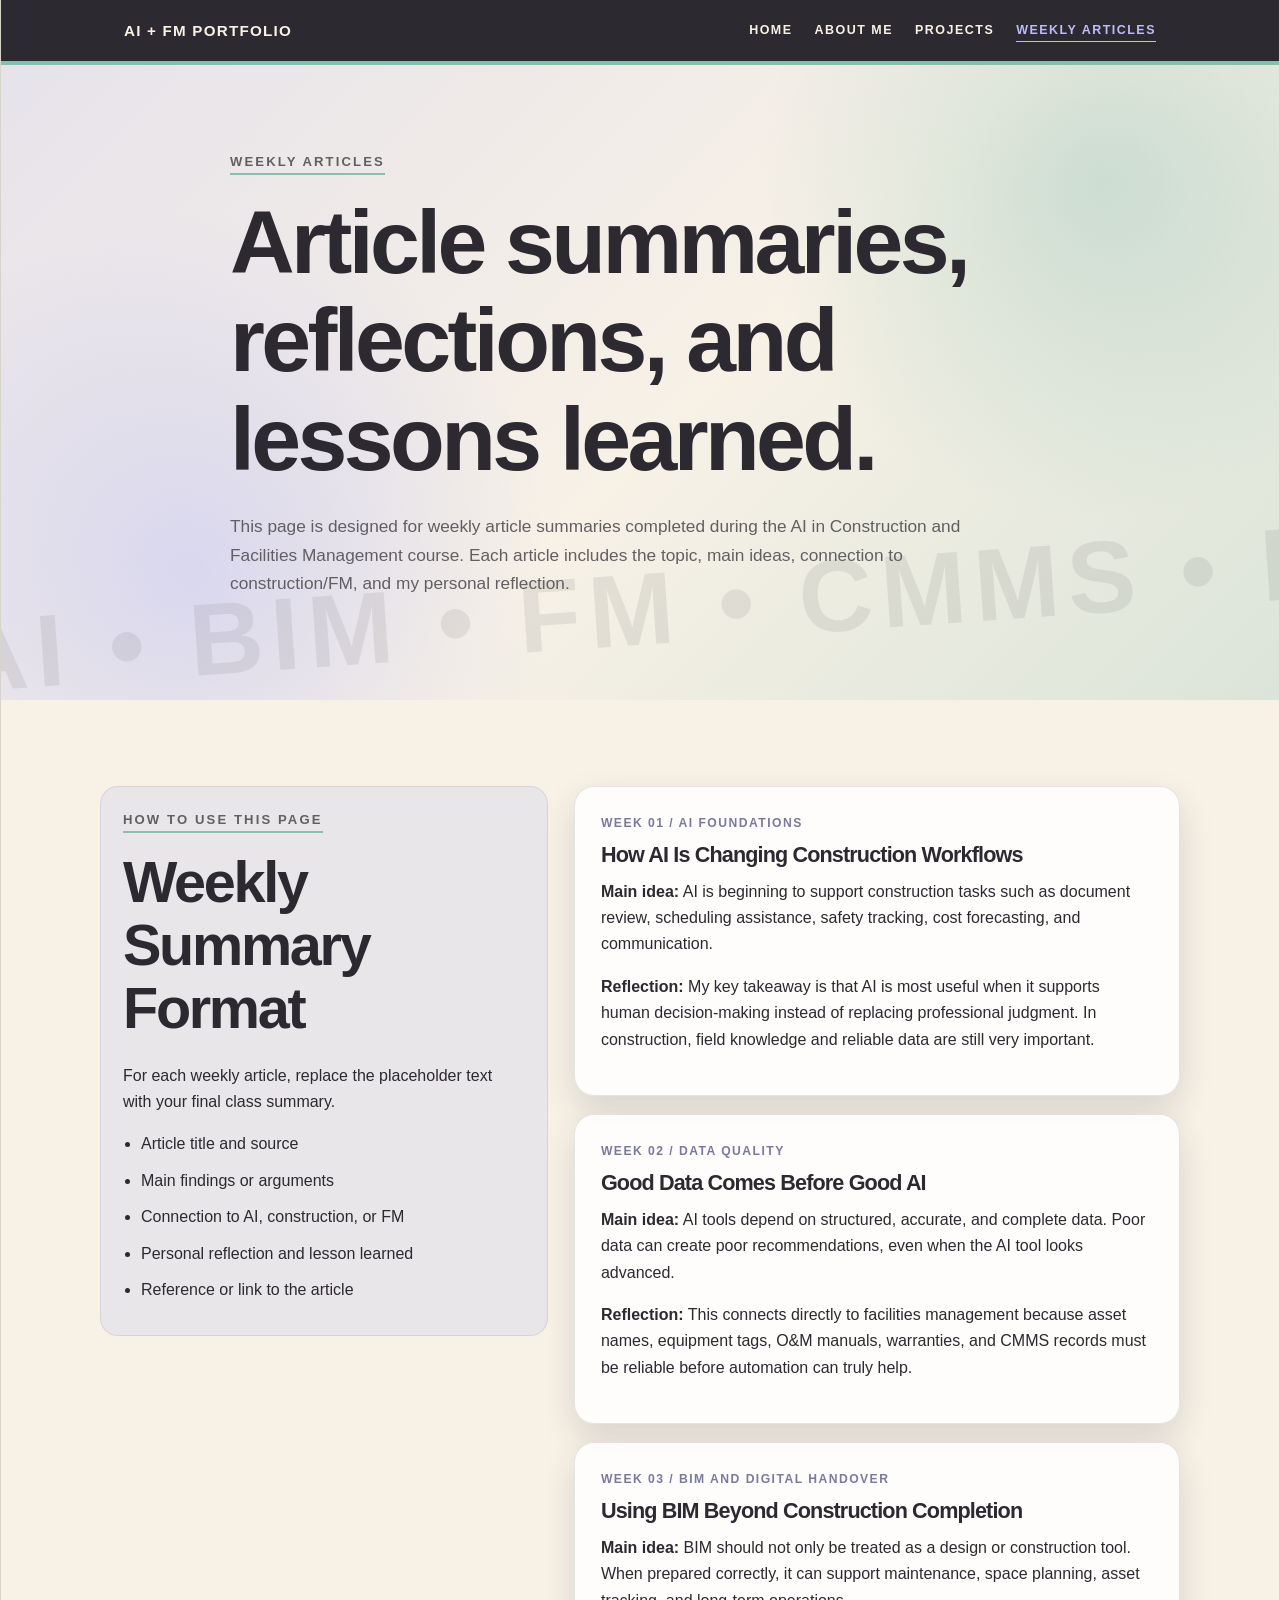
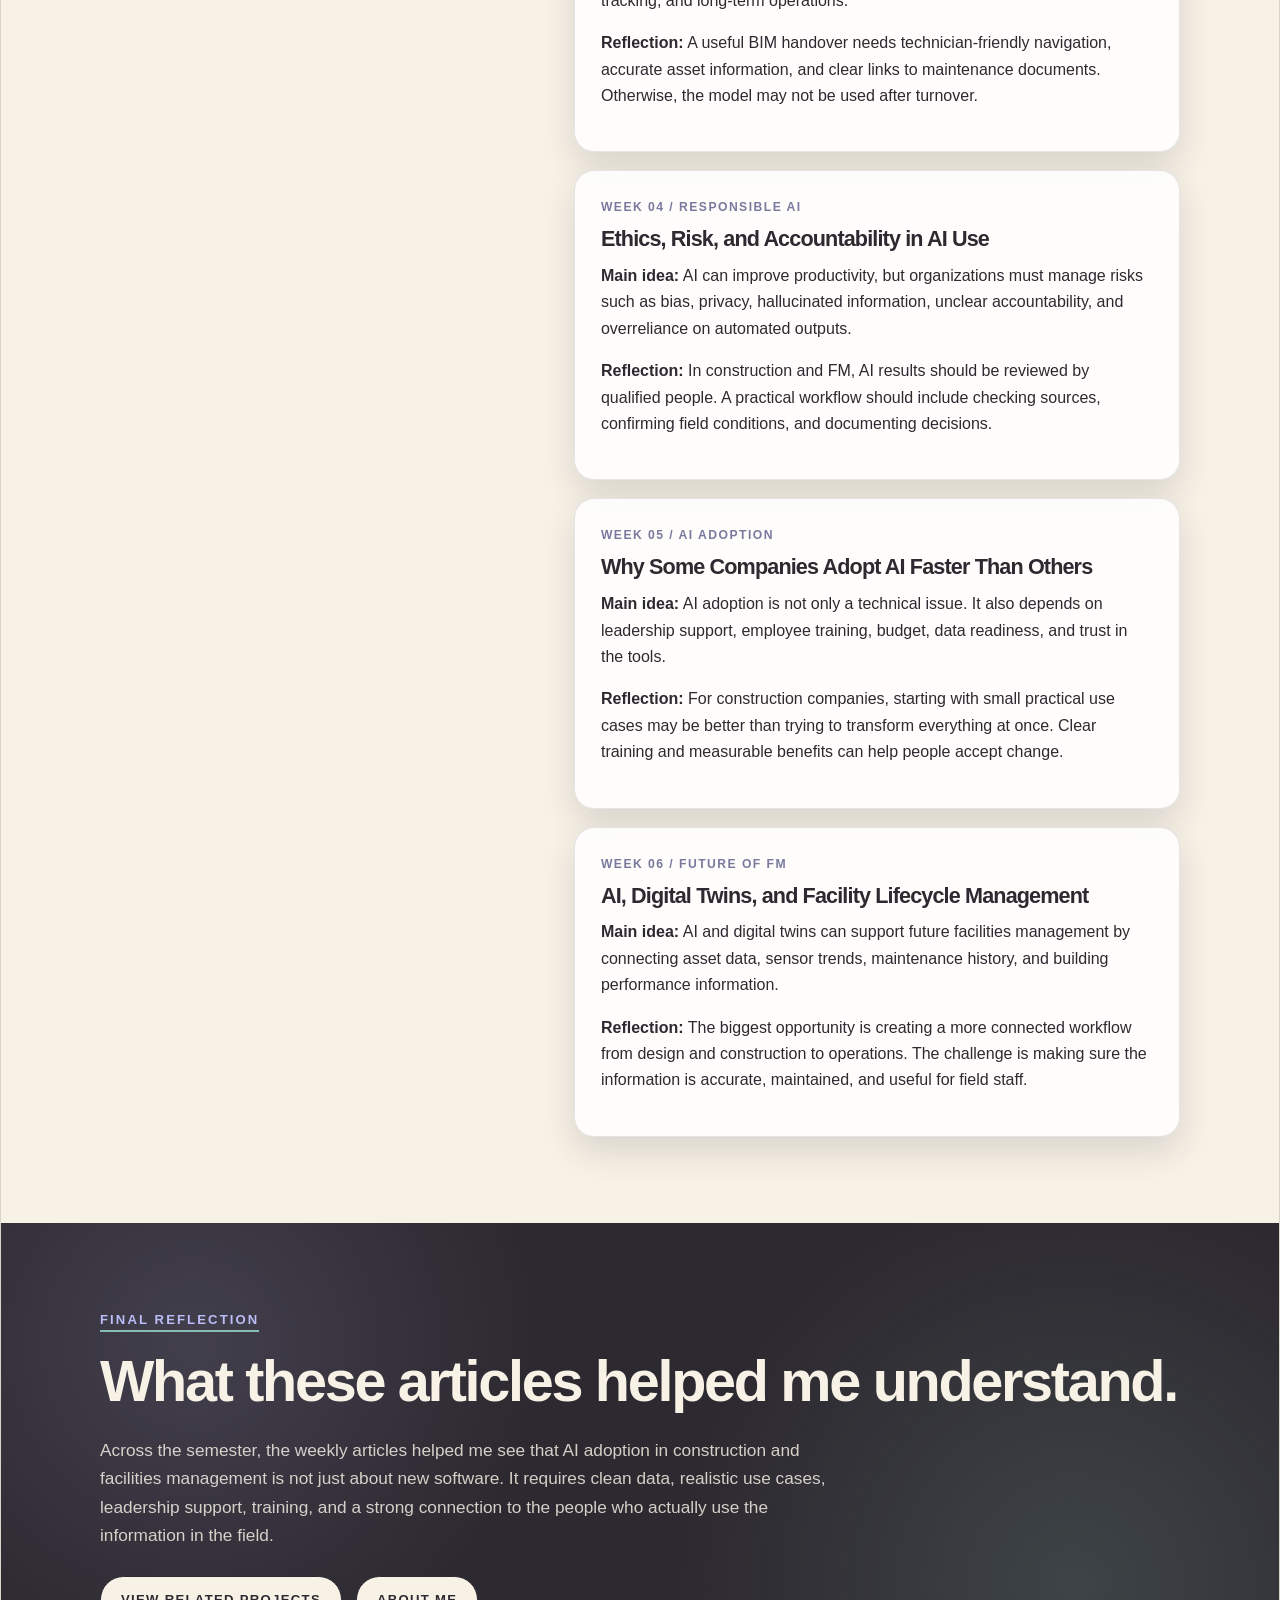
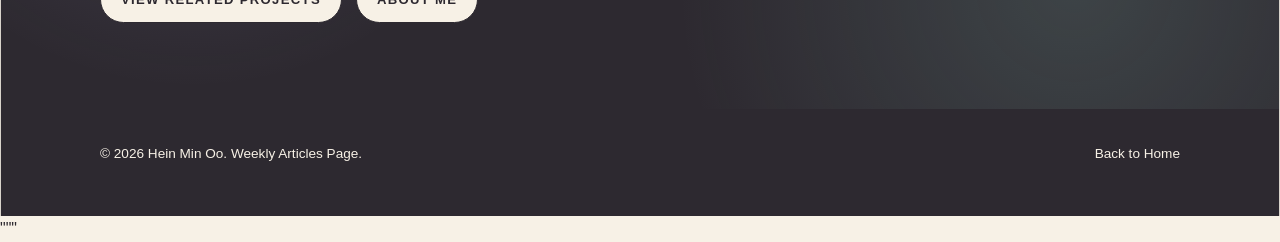
<file: weekly-articles.html>
<html lang="en">
<head>
  <meta charset="UTF-8" />
  <meta name="viewport" content="width=device-width, initial-scale=1.0" />
  <title>Weekly Articles | AI + FM Portfolio</title>
  <link rel="stylesheet" href="style.css" />
</head>
<body>
  <div class="site-wrapper">
    <header>
      <nav class="navbar" aria-label="Main navigation">
        <a class="logo" href="index.html">AI + FM Portfolio</a>
        <ul class="nav-links">
          <li><a href="index.html">Home</a></li>
          <li><a href="about.html">About Me</a></li>
          <li><a href="projects.html">Projects</a></li>
          <li><a class="active" href="weekly-articles.html">Weekly Articles</a></li>
        </ul>
      </nav>
    </header>

    <main>
      <section class="page-hero">
        <div class="container hero-content">
          <span class="eyebrow">Weekly Articles</span>
          <h1>Article summaries, reflections, and lessons learned.</h1>
          <p class="lead">
            This page is designed for weekly article summaries completed during the AI in Construction and Facilities Management course. Each article includes the topic, main ideas, connection to construction/FM, and my personal reflection.
          </p>
        </div>
      </section>

      <section>
        <div class="container">
          <div class="article-layout">
            <aside class="summary-box">
              <span class="eyebrow">How to Use This Page</span>
              <h2>Weekly Summary Format</h2>
              <p>For each weekly article, replace the placeholder text with your final class summary.</p>
              <ul class="simple-list">
                <li>Article title and source</li>
                <li>Main findings or arguments</li>
                <li>Connection to AI, construction, or FM</li>
                <li>Personal reflection and lesson learned</li>
                <li>Reference or link to the article</li>
              </ul>
            </aside>

            <div class="timeline">
              <article class="article-card">
                <span class="article-meta">Week 01 / AI Foundations</span>
                <h3>How AI Is Changing Construction Workflows</h3>
                <p>
                  <strong>Main idea:</strong> AI is beginning to support construction tasks such as document review, scheduling assistance, safety tracking, cost forecasting, and communication.
                </p>
                <p>
                  <strong>Reflection:</strong> My key takeaway is that AI is most useful when it supports human decision-making instead of replacing professional judgment. In construction, field knowledge and reliable data are still very important.
                </p>
              </article>

              <article class="article-card">
                <span class="article-meta">Week 02 / Data Quality</span>
                <h3>Good Data Comes Before Good AI</h3>
                <p>
                  <strong>Main idea:</strong> AI tools depend on structured, accurate, and complete data. Poor data can create poor recommendations, even when the AI tool looks advanced.
                </p>
                <p>
                  <strong>Reflection:</strong> This connects directly to facilities management because asset names, equipment tags, O&M manuals, warranties, and CMMS records must be reliable before automation can truly help.
                </p>
              </article>

              <article class="article-card">
                <span class="article-meta">Week 03 / BIM and Digital Handover</span>
                <h3>Using BIM Beyond Construction Completion</h3>
                <p>
                  <strong>Main idea:</strong> BIM should not only be treated as a design or construction tool. When prepared correctly, it can support maintenance, space planning, asset tracking, and long-term operations.
                </p>
                <p>
                  <strong>Reflection:</strong> A useful BIM handover needs technician-friendly navigation, accurate asset information, and clear links to maintenance documents. Otherwise, the model may not be used after turnover.
                </p>
              </article>

              <article class="article-card">
                <span class="article-meta">Week 04 / Responsible AI</span>
                <h3>Ethics, Risk, and Accountability in AI Use</h3>
                <p>
                  <strong>Main idea:</strong> AI can improve productivity, but organizations must manage risks such as bias, privacy, hallucinated information, unclear accountability, and overreliance on automated outputs.
                </p>
                <p>
                  <strong>Reflection:</strong> In construction and FM, AI results should be reviewed by qualified people. A practical workflow should include checking sources, confirming field conditions, and documenting decisions.
                </p>
              </article>

              <article class="article-card">
                <span class="article-meta">Week 05 / AI Adoption</span>
                <h3>Why Some Companies Adopt AI Faster Than Others</h3>
                <p>
                  <strong>Main idea:</strong> AI adoption is not only a technical issue. It also depends on leadership support, employee training, budget, data readiness, and trust in the tools.
                </p>
                <p>
                  <strong>Reflection:</strong> For construction companies, starting with small practical use cases may be better than trying to transform everything at once. Clear training and measurable benefits can help people accept change.
                </p>
              </article>

              <article class="article-card">
                <span class="article-meta">Week 06 / Future of FM</span>
                <h3>AI, Digital Twins, and Facility Lifecycle Management</h3>
                <p>
                  <strong>Main idea:</strong> AI and digital twins can support future facilities management by connecting asset data, sensor trends, maintenance history, and building performance information.
                </p>
                <p>
                  <strong>Reflection:</strong> The biggest opportunity is creating a more connected workflow from design and construction to operations. The challenge is making sure the information is accurate, maintained, and useful for field staff.
                </p>
              </article>
            </div>
          </div>
        </div>
      </section>

      <section class="dark-section">
        <div class="container">
          <span class="eyebrow">Final Reflection</span>
          <h2>What these articles helped me understand.</h2>
          <p class="lead">
            Across the semester, the weekly articles helped me see that AI adoption in construction and facilities management is not just about new software. It requires clean data, realistic use cases, leadership support, training, and a strong connection to the people who actually use the information in the field.
          </p>
          <div class="btn-row">
            <a class="btn light" href="projects.html">View Related Projects</a>
            <a class="btn light" href="about.html">About Me</a>
          </div>
        </div>
      </section>
    </main>

    <footer>
      <div class="footer-inner">
        <p>© 2026 Hein Min Oo. Weekly Articles Page.</p>
        <p><a href="index.html">Back to Home</a></p>
      </div>
    </footer>
  </div>
</body>
</html>
"""
</file>
<file: style.css>
:root {
  --periwinkle: #bbbdf6ff;
  --soft-periwinkle: #9893daff;
  --muted-teal: #88bdafff;
  --lavender-grey: #797a9eff;
  --dim-grey: #72727eff;
  --dim-grey-2: #625f63ff;
  --cream: #f7f1e6;
  --ink: #2d2930;
  --white: #ffffff;
  --shadow: 0 14px 34px rgba(45, 41, 48, 0.14);
}

* {
  box-sizing: border-box;
  margin: 0;
  padding: 0;
}

html {
  scroll-behavior: smooth;
}

body {
  font-family: Arial, Helvetica, sans-serif;
  font-size: 16px;
  line-height: 1.65;
  color: var(--ink);
  background: var(--cream);
}

a {
  color: inherit;
  text-decoration: none;
}

img {
  max-width: 100%;
  display: block;
}

.site-wrapper {
  max-width: 1280px;
  margin: 0 auto;
  background: var(--cream);
  border-left: 1px solid rgba(45, 41, 48, 0.15);
  border-right: 1px solid rgba(45, 41, 48, 0.15);
}

header {
  position: sticky;
  top: 0;
  z-index: 1000;
  background: var(--ink);
  color: var(--cream);
  border-bottom: 4px solid var(--muted-teal);
}

.navbar {
  max-width: 1080px;
  margin: 0 auto;
  padding: 18px 24px;
  display: flex;
  align-items: center;
  justify-content: space-between;
}

.logo {
  font-size: 0.95rem;
  font-weight: 900;
  letter-spacing: 0.08em;
  text-transform: uppercase;
}

.nav-links {
  display: flex;
  gap: 22px;
  list-style: none;
  font-size: 0.78rem;
  font-weight: 800;
  letter-spacing: 0.12em;
  text-transform: uppercase;
}

.nav-links a {
  padding-bottom: 4px;
  border-bottom: 1px solid transparent;
}

.nav-links a:hover,
.nav-links a.active {
  color: var(--periwinkle);
  border-color: var(--periwinkle);
}

section {
  padding: 86px 24px;
}

.container {
  max-width: 1080px;
  margin: 0 auto;
}

.page-hero {
  min-height: 430px;
  display: grid;
  align-items: center;
  position: relative;
  overflow: hidden;
  background:
    radial-gradient(circle at 86% 18%, rgba(136, 189, 175, 0.35), transparent 28%),
    radial-gradient(circle at 15% 80%, rgba(187, 189, 246, 0.45), transparent 30%),
    linear-gradient(135deg, rgba(187, 189, 246, 0.28), rgba(247, 241, 230, 1) 54%, rgba(136, 189, 175, 0.25));
}

.page-hero::before {
  content: "AI • BIM • FM • CMMS • Digital Handover";
  position: absolute;
  left: -50px;
  bottom: 36px;
  color: rgba(98, 95, 99, 0.12);
  font-size: clamp(3rem, 8vw, 8rem);
  font-weight: 900;
  letter-spacing: 0.08em;
  white-space: nowrap;
  transform: rotate(-4deg);
}

.hero-content {
  position: relative;
  max-width: 820px;
}

.eyebrow {
  display: inline-block;
  margin-bottom: 18px;
  color: var(--dim-grey-2);
  font-size: 0.82rem;
  font-weight: 900;
  letter-spacing: 0.16em;
  text-transform: uppercase;
  border-bottom: 2px solid var(--muted-teal);
}

.dark-section .eyebrow,
.feature-band .eyebrow {
  color: var(--periwinkle);
}

h1,
h2,
h3 {
  line-height: 1.1;
  letter-spacing: -0.04em;
}

h1 {
  font-size: clamp(3rem, 7vw, 6rem);
  margin-bottom: 24px;
}

h2 {
  font-size: clamp(2.1rem, 4.5vw, 4rem);
  margin-bottom: 22px;
}

h3 {
  font-size: 1.35rem;
  margin-bottom: 12px;
}

p {
  margin-bottom: 16px;
}

.lead {
  max-width: 740px;
  font-size: 1.08rem;
  color: var(--dim-grey-2);
}

.dark-section {
  background:
    radial-gradient(circle at 15% 25%, rgba(187, 189, 246, 0.15), transparent 30%),
    radial-gradient(circle at 84% 74%, rgba(136, 189, 175, 0.18), transparent 35%),
    var(--ink);
  color: var(--cream);
}

.dark-section p {
  color: rgba(247, 241, 230, 0.83);
}

.grid-2 {
  display: grid;
  grid-template-columns: 1.1fr 0.9fr;
  gap: 44px;
  align-items: start;
}

.grid-3 {
  display: grid;
  grid-template-columns: repeat(3, 1fr);
  gap: 24px;
}

.card {
  background: rgba(255, 255, 255, 0.88);
  border: 1px solid rgba(45, 41, 48, 0.12);
  border-radius: 20px;
  padding: 28px;
  box-shadow: var(--shadow);
}

.dark-section .card {
  background: rgba(247, 241, 230, 0.06);
  border-color: rgba(247, 241, 230, 0.25);
  box-shadow: none;
}

.card-number {
  width: 42px;
  height: 42px;
  display: inline-flex;
  align-items: center;
  justify-content: center;
  margin-bottom: 18px;
  border-radius: 999px;
  background: linear-gradient(135deg, var(--periwinkle), var(--muted-teal));
  color: var(--ink);
  font-weight: 900;
}

.tag-list {
  display: flex;
  flex-wrap: wrap;
  gap: 8px;
  margin-top: 18px;
  list-style: none;
}

.tag-list li {
  padding: 6px 10px;
  border-radius: 999px;
  background: rgba(187, 189, 246, 0.28);
  color: var(--dim-grey-2);
  font-size: 0.78rem;
  font-weight: 800;
}

.dark-section .tag-list li {
  background: rgba(187, 189, 246, 0.16);
  color: var(--cream);
}

.simple-list {
  margin-left: 18px;
}

.simple-list li {
  margin-bottom: 10px;
}

.btn-row {
  display: flex;
  flex-wrap: wrap;
  gap: 14px;
  margin-top: 26px;
}

.btn {
  display: inline-flex;
  align-items: center;
  justify-content: center;
  min-height: 44px;
  padding: 12px 20px;
  border: 1px solid var(--ink);
  border-radius: 999px;
  font-size: 0.82rem;
  font-weight: 900;
  letter-spacing: 0.1em;
  text-transform: uppercase;
  transition: transform 0.2s ease, box-shadow 0.2s ease;
}

.btn.primary {
  background: var(--ink);
  color: var(--cream);
  box-shadow: var(--shadow);
}

.btn.light {
  background: var(--cream);
  color: var(--ink);
}

.btn:hover {
  transform: translateY(-2px);
  box-shadow: 0 10px 24px rgba(45, 41, 48, 0.16);
}

.timeline {
  display: grid;
  gap: 18px;
}

.timeline-item {
  padding: 22px;
  border-left: 5px solid var(--muted-teal);
  background: rgba(255, 255, 255, 0.75);
  border-radius: 0 18px 18px 0;
  box-shadow: var(--shadow);
}

.article-card {
  padding: 26px;
  border: 1px solid rgba(45, 41, 48, 0.12);
  border-radius: 20px;
  background: rgba(255, 255, 255, 0.86);
  box-shadow: var(--shadow);
}

.article-meta {
  display: block;
  margin-bottom: 10px;
  color: var(--lavender-grey);
  font-size: 0.76rem;
  font-weight: 900;
  letter-spacing: 0.12em;
  text-transform: uppercase;
}

.article-layout {
  display: grid;
  grid-template-columns: 0.85fr 1.15fr;
  gap: 26px;
  align-items: start;
}

.summary-box {
  background: rgba(187, 189, 246, 0.22);
  border: 1px solid rgba(121, 122, 158, 0.18);
  border-radius: 18px;
  padding: 22px;
}

footer {
  background: var(--ink);
  color: var(--cream);
  padding: 34px 24px;
  font-size: 0.85rem;
}

.footer-inner {
  max-width: 1080px;
  margin: 0 auto;
  display: flex;
  justify-content: space-between;
  gap: 20px;
  flex-wrap: wrap;
}

@media (max-width: 860px) {
  .navbar {
    flex-direction: column;
    gap: 14px;
  }

  .nav-links {
    flex-wrap: wrap;
    justify-content: center;
  }

  .grid-2,
  .grid-3,
  .article-layout {
    grid-template-columns: 1fr;
  }

  section {
    padding: 66px 20px;
  }
}
"""
</file>
